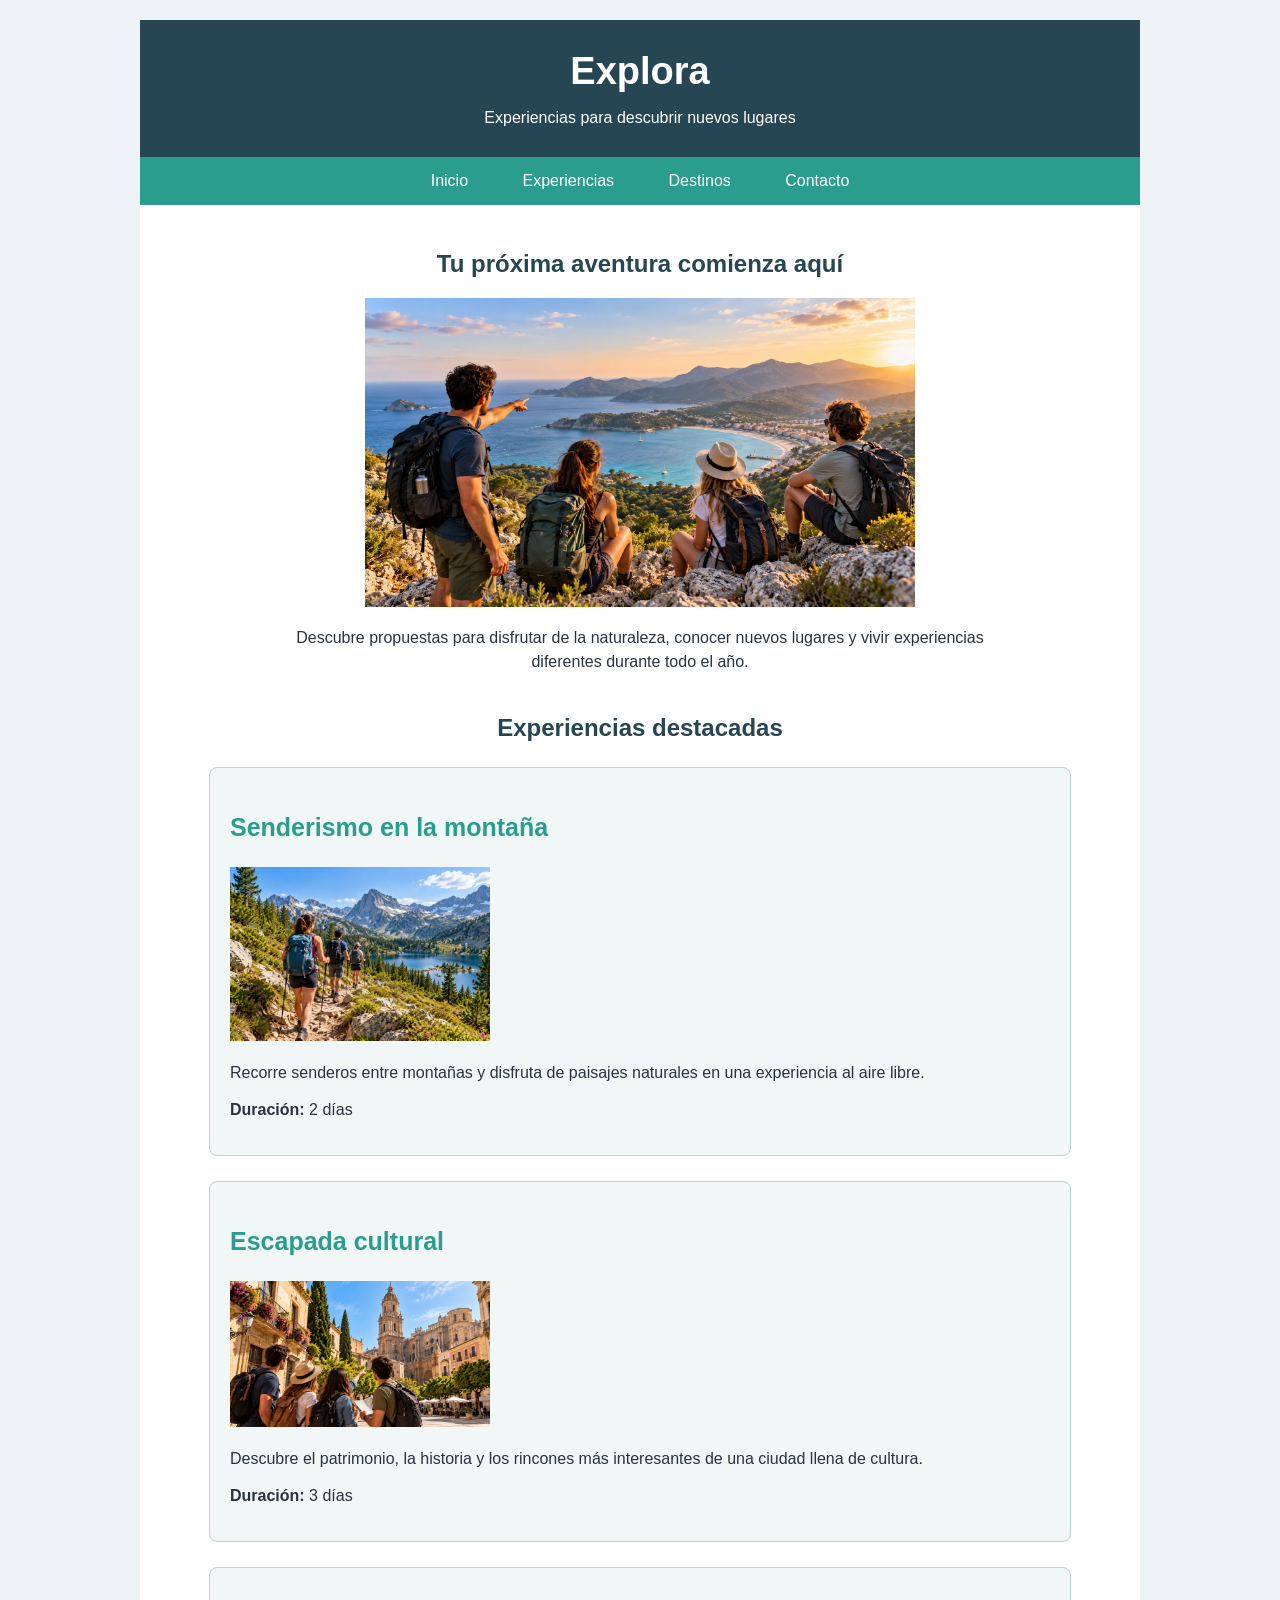
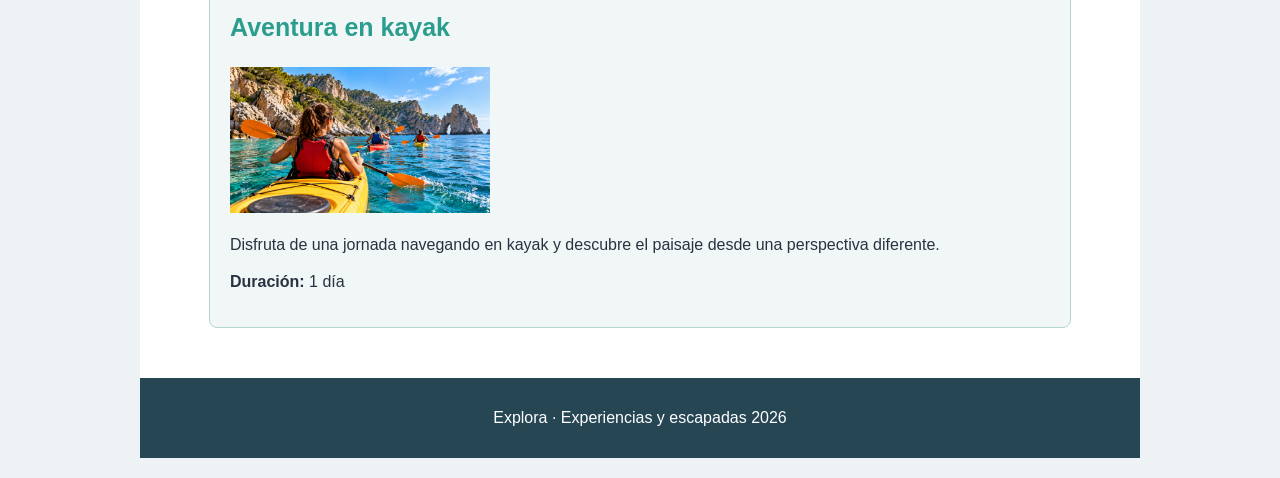
<file: Proyecto HTML/index.html>
<!DOCTYPE html>
<html lang="es">

<head>
    <meta charset="UTF-8">
    <meta name="viewport" content="width=device-width, initial-scale=1.0">
    <title>Explora - Experiencias y escapadas</title>
    <link rel="stylesheet" href="estilos.css">
</head>

<body>

    <div id="pagina">

        <header class="cabecera">
            <h1 class="titulo">Explora</h1>
            <p class="subtitulo">Experiencias para descubrir nuevos lugares</p>
        </header>

        <nav class="menu">
            <a class="enlace-menu" href="#">Inicio</a>
            <a class="enlace-menu" href="#experiencias">Experiencias</a>
            <a class="enlace-menu" href="#">Destinos</a>
            <a class="enlace-menu" href="#">Contacto</a>
        </nav>

        <main class="contenido">

            <section class="presentacion">

                <h2 class="titulo-presentacion">
                    Tu próxima aventura comienza aquí
                </h2>

                <img class="imagen-presentacion"
                     src="img/viajes.png"
                     alt="Personas disfrutando de un viaje">

                <p class="texto-presentacion">
                    Descubre propuestas para disfrutar de la naturaleza,
                    conocer nuevos lugares y vivir experiencias diferentes
                    durante todo el año.
                </p>

            </section>

            <section id="experiencias">

                <h2 class="titulo-experiencias">
                    Experiencias destacadas
                </h2>

                <article class="experiencia">

                    <h3 class="titulo-experiencia">
                        Senderismo en la montaña
                    </h3>

                    <img class="imagen-experiencia"
                         src="img/senderismo.png"
                         alt="Ruta de senderismo por la montaña">

                    <p class="descripcion">
                        Recorre senderos entre montañas y disfruta de
                        paisajes naturales en una experiencia al aire libre.
                    </p>

                    <p class="informacion">
                        <strong>Duración:</strong> 2 días
                    </p>

                </article>

                <article class="experiencia">

                    <h3 class="titulo-experiencia">
                        Escapada cultural
                    </h3>

                    <img class="imagen-experiencia"
                         src="img/cultural.png"
                         alt="Visita cultural a una ciudad">

                    <p class="descripcion">
                        Descubre el patrimonio, la historia y los rincones
                        más interesantes de una ciudad llena de cultura.
                    </p>

                    <p class="informacion">
                        <strong>Duración:</strong> 3 días
                    </p>

                </article>

                <article class="experiencia">

                    <h3 class="titulo-experiencia">
                        Aventura en kayak
                    </h3>

                    <img class="imagen-experiencia"
                         src="img/kayak.png"
                         alt="Actividad de kayak">

                    <p class="descripcion">
                        Disfruta de una jornada navegando en kayak y
                        descubre el paisaje desde una perspectiva diferente.
                    </p>

                    <p class="informacion">
                        <strong>Duración:</strong> 1 día
                    </p>

                </article>

            </section>

        </main>

        <footer class="pie">
            <p>Explora · Experiencias y escapadas 2026</p>
        </footer>

    </div>

</body>

</html>
</file>
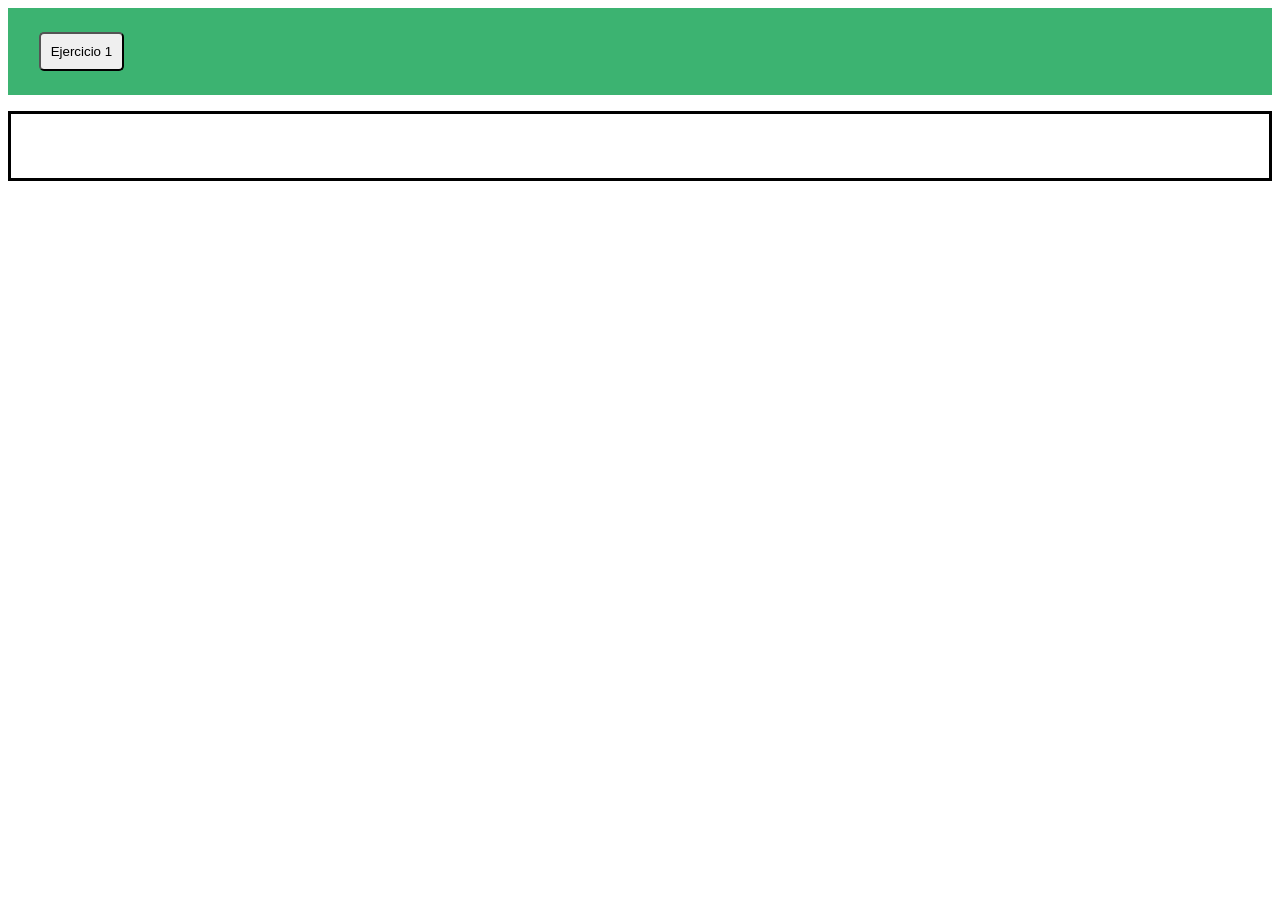
<file: Proyecto 2 JavaScript/Ejercicio3.html>
<!DOCTYPE html>
<html>
    <head>
        <title>T1P2-Ejercicio 3</title>
        <meta charset="utf-8">
        <meta name="description" content="">
        <meta name="viewport" content="width=device-width">
        <link rel="stylesheet" type="text/css" href="estilos/estilos.css">
        <!-- PUEDES enlazar tantos archivos JS como necesites AQUI -->
        <script src="jscode/ejercicio 3.js"></script>
    </head>
    <body>
    	<nav>
    		<input type="button" value="Ejercicio 1">
    	</nav>
    	<div class="solucion"></div>
    </body>
</html>
<!-- NO PUEDES enlazar archivos JS ni dentro de <body>, ni después de <body> ni fuera de <html> -->
</file>
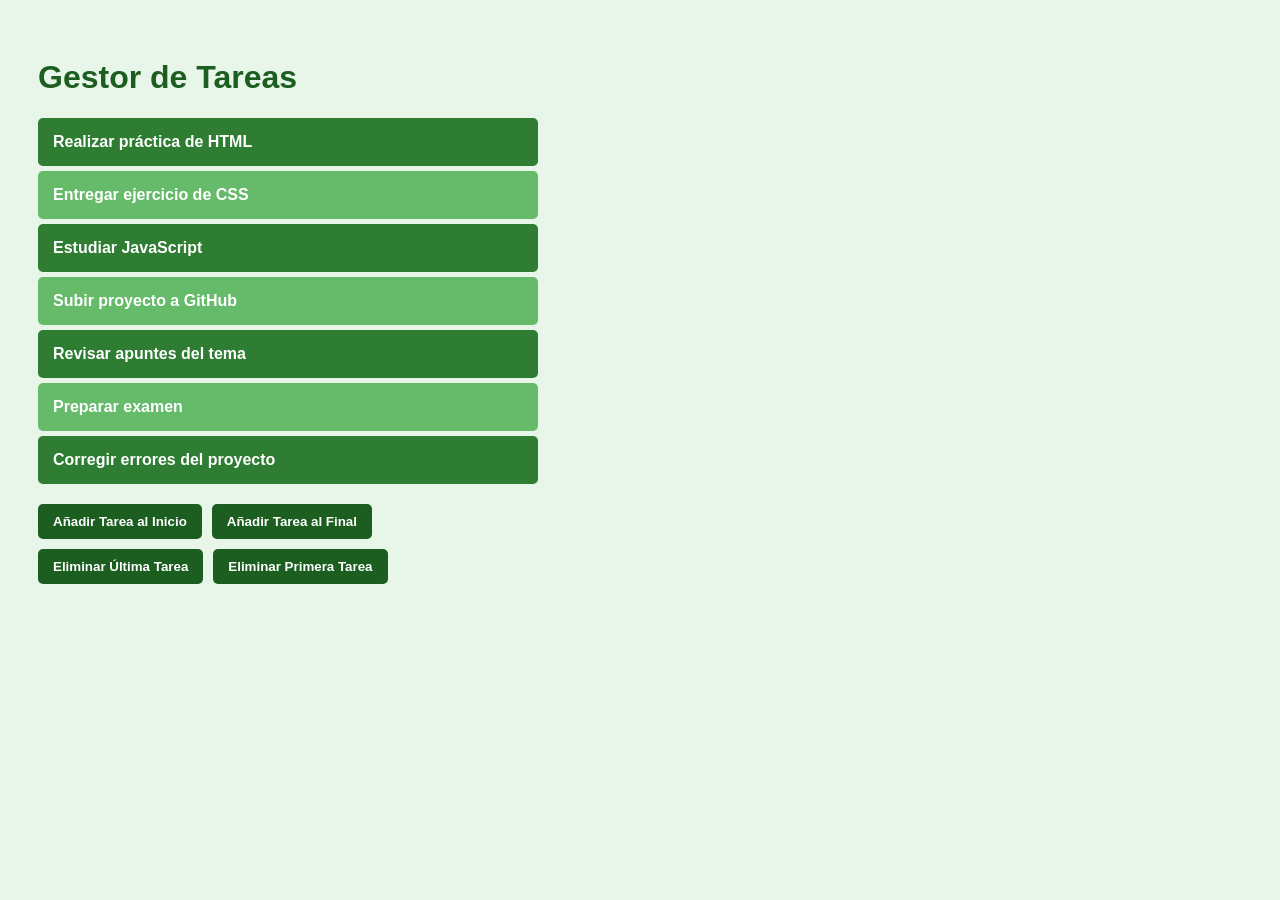
<file: Proyecto JavaScript/ejercicio 25.html>
<!DOCTYPE html>
<html lang="es">
<head>
    <meta charset="UTF-8">
    <title>Gestor de Tareas</title>
    <script src="ejercicio 25.js"></script>
    <style>
        body {
            font-family: Arial, sans-serif;
            background-color: #e8f5e9;
            padding: 30px;
        }

        h1 {
            color: #1b5e20;
        }

        #listaTareas {
            list-style: none;
            padding: 0;
            width: 500px;
        }

        #listaTareas li {
            padding: 15px;
            font-weight: bold;
            margin-bottom: 5px;
            border-radius: 5px;
        }

        /* Alternancia verde oscuro / verde claro */
        #listaTareas li:nth-child(odd) {
            background-color: #2e7d32;
            color: white;
        }

        #listaTareas li:nth-child(even) {
            background-color: #66bb6a;
            color: white;
        }

        .botones {
            margin-top: 20px;
            width: 500px;
            display: flex;
            flex-wrap: wrap;
            gap: 10px;
        }

        button {
            background-color: #1b5e20;
            color: white;
            border: none;
            padding: 10px 15px;
            border-radius: 5px;
            cursor: pointer;
            font-weight: bold;
        }

        button:hover {
            background-color: #388e3c;
        }
    </style>
</head>
<body>

    <h1>Gestor de Tareas</h1>

    <ul id="listaTareas">
        <li>Realizar práctica de HTML</li>
        <li>Entregar ejercicio de CSS</li>
        <li>Estudiar JavaScript</li>
        <li>Subir proyecto a GitHub</li>
        <li>Revisar apuntes del tema</li>
        <li>Preparar examen</li>
        <li>Corregir errores del proyecto</li>
    </ul>

    <div class="botones">
        <button>Añadir Tarea al Inicio</button>
        <button>Añadir Tarea al Final</button>
        <button>Eliminar Última Tarea</button>
        <button>Eliminar Primera Tarea</button>
    </div>

    </body>
</html>
</file>
<file: Proyecto HTML/estilos.css>
/* Versión de escritorio. NO MODIFICAR */

body {
    margin: 0;
    font-family: Arial, sans-serif;
    background-color: #edf2f4;
    color: #293241;
}

#pagina {
    width: 1000px;
    margin: 20px auto;
    background-color: white;
}

.cabecera {
    background-color: #264653;
    color: white;
    text-align: center;
    padding: 30px;
}

.titulo {
    margin: 0;
    font-size: 38px;
}

.subtitulo {
    margin-bottom: 0;
}

.menu {
    background-color: #2a9d8f;
    text-align: center;
}

.enlace-menu {
    display: inline-block;
    color: white;
    text-decoration: none;
    padding: 15px 25px;
}

.contenido {
    padding: 25px;
}

.presentacion {
    text-align: center;
    margin-bottom: 40px;
}

.titulo-presentacion {
    color: #264653;
}

.imagen-presentacion {
    width: 550px;
    height: auto;
}

.texto-presentacion {
    width: 75%;
    margin: 15px auto;
    line-height: 1.5;
}

.titulo-experiencias {
    text-align: center;
    color: #264653;
}

.experiencia {
    width: 820px;
    margin: 25px auto;
    padding: 20px;
    background-color: #f1f7f6;
    border: 1px solid #b7d5d1;
    border-radius: 8px;
}

.titulo-experiencia {
    color: #2a9d8f;
    font-size: 25px;
}

.imagen-experiencia {
    width: 260px;
    height: auto;
}

.descripcion {
    line-height: 1.5;
}

.pie {
    background-color: #264653;
    color: white;
    text-align: center;
    padding: 15px;
}

/******************************/
/* Añade a partir de aquí los @media necesarios */
/******************************/

@media (min-width: 599px) and (max-width: 1051px){
    #pagina {width: 92vw;}

    .cabecera {padding: 20px;}

    h1 {font-size: 30px;}

    .enlace-menu {padding-top: 10px; padding-bottom: 10px; padding-left: 15px; padding-right: 15px;}

    .imagen-presentacion {width: 70vw;}

    .texto-presentacion {width: 90vw;}

    #experiencias {width: 88vw;}

    #experiencias article img {width: 200px;}
}

@media (max-width: 600px){
    #pagina {width: 100vw; margin: 0;}

    .cabecera {padding: 215px;}

    h1 {font-size: 26px;}

    .enlace-menu {padding: 12px}

    .contenido {font-size: 10px;}

    .imagen-presentacion {width: 90vw;}

    .texto-presentacion {width: 95vw;}

    #experiencias {width: 92vw; padding: 15px; margin-top: 12px; text-align: center;}

    #experiencias article img {width: 100vw;}

    .titulo-experiencias {font-size: 21px;}

    /*.descripcion {text: hidden;}*/
}
</file>
<file: Proyecto 2 JavaScript/estilos/estilos.css>
/*
	NO PUEDES TOCAR EL CONTENIDO DE ESTE ARCHIVO
*/
nav{
	padding: 1.5em;
	background-color: mediumseagreen;
}

nav input[type="button"]{
	margin: 0 .5em;
	padding: .75em;
	border-radius: 5px;
}

.solucion{
	border: 3px solid black;
	padding: 2em;
	margin: 1em 0;
}

.tabla{
	border: 2px solid blue;
	margin: 0 auto;
}

.tabla td{
	width: 100px;
	height: 100px;
	background-color: white;
	border: 1px dashed red;
	text-align: center;
}

article{
	width: 500px;
	padding: 1em;
	float: left;
	margin: 0 .5em;

}

article:last-child{
	padding: 0;
	width: auto;
	margin-left: .75em;
}

article span{
	display: block;
	text-align: center;
}

article + article{
	width: 150px;
	font-size: 1.25em;
	border: 2px solid black;
}

meter{
	width: 370px;
}



.foto{
	width: 384px;
	height: 216px;
	border: 1px solid black;
	margin: .2em;
	float: left;
}

img{
	width: 100%;
}
#contenedor{
	max-width: 1178px;
	min-width: 393px;
	border: 3px solid blue;
	margin: 0 auto;
	float: none;
	overflow: hidden;
}

input[type="button"]{
	display: block;
	margin: 1em auto;
}
</file>
